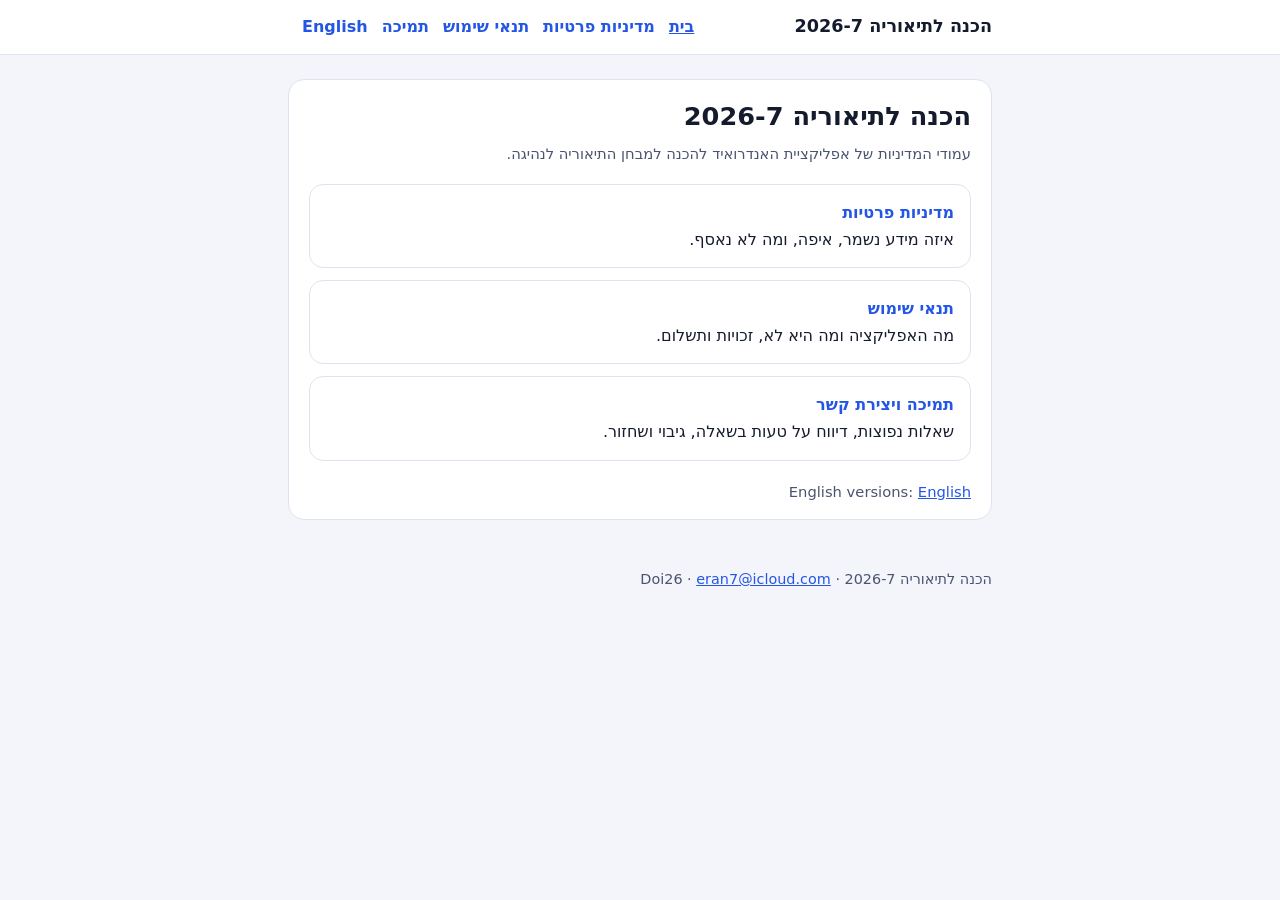
<file: index.html>
<!doctype html>
<html lang="he" dir="rtl">
<head>
<meta charset="utf-8">
<meta name="viewport" content="width=device-width, initial-scale=1">
<title>עמודי מדיניות · הכנה לתיאוריה 2026-7</title>
<meta name="robots" content="index,follow">
<link rel="stylesheet" href="./style.css">
</head>
<body>
<header class="top"><div class="wrap"><b>הכנה לתיאוריה 2026-7</b><nav aria-label="ניווט"><a href="./" aria-current="page">בית</a><a href="./privacy/">מדיניות פרטיות</a><a href="./terms/">תנאי שימוש</a><a href="./support/">תמיכה</a><a href="./en/" hreflang="en" lang="en">English</a></nav></div></header>
<main><div class="wrap">
<article>
<h1>הכנה לתיאוריה 2026-7</h1>
<p class="meta">עמודי המדיניות של אפליקציית האנדרואיד להכנה למבחן התיאוריה לנהיגה.</p>
<div class="cards">
<a href="privacy/"><b>מדיניות פרטיות</b>איזה מידע נשמר, איפה, ומה לא נאסף.</a>
<a href="terms/"><b>תנאי שימוש</b>מה האפליקציה ומה היא לא, זכויות ותשלום.</a>
<a href="support/"><b>תמיכה ויצירת קשר</b>שאלות נפוצות, דיווח על טעות בשאלה, גיבוי ושחזור.</a>
</div>
<p class="meta">English versions: <a href="en/">English</a></p>
</article>
</div></main>
<footer><div class="wrap"><p>הכנה לתיאוריה 2026-7 · Doi26 · <a href="mailto:eran7@icloud.com">eran7@icloud.com</a></p></div></footer>
</body>
</html>
</file>
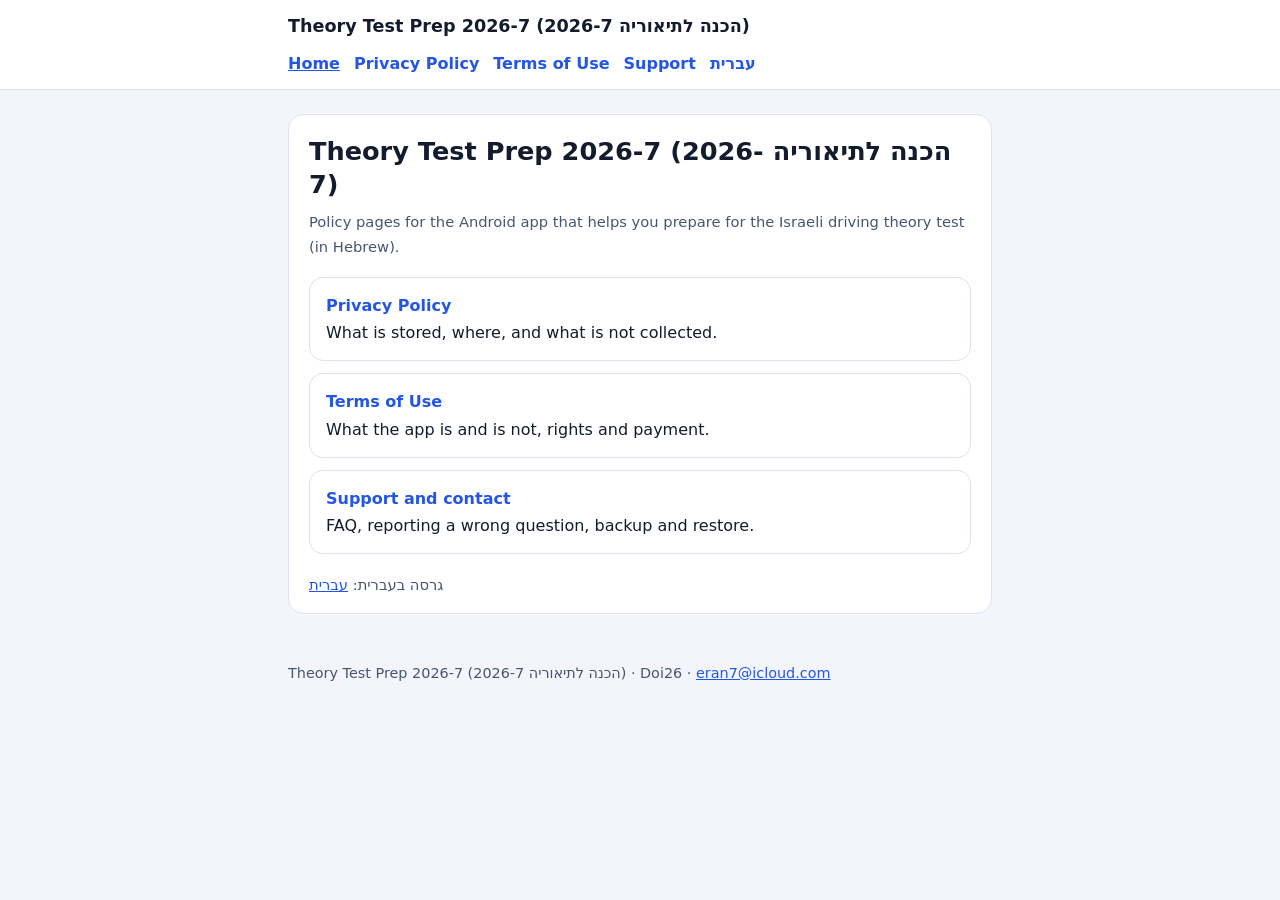
<file: en/index.html>
<!doctype html>
<html lang="en" dir="ltr">
<head>
<meta charset="utf-8">
<meta name="viewport" content="width=device-width, initial-scale=1">
<title>Policies · Theory Test Prep 2026-7 (הכנה לתיאוריה 2026-7)</title>
<meta name="robots" content="index,follow">
<link rel="stylesheet" href="../style.css">
</head>
<body>
<header class="top"><div class="wrap"><b>Theory Test Prep 2026-7 (הכנה לתיאוריה 2026-7)</b><nav aria-label="Navigation"><a href="../en/" aria-current="page">Home</a><a href="../en/privacy/">Privacy Policy</a><a href="../en/terms/">Terms of Use</a><a href="../en/support/">Support</a><a href="../" hreflang="he" lang="he">עברית</a></nav></div></header>
<main><div class="wrap">
<article>
<h1>Theory Test Prep 2026-7 (הכנה לתיאוריה 2026-7)</h1>
<p class="meta">Policy pages for the Android app that helps you prepare for the Israeli driving theory test (in Hebrew).</p>
<div class="cards">
<a href="privacy/"><b>Privacy Policy</b>What is stored, where, and what is not collected.</a>
<a href="terms/"><b>Terms of Use</b>What the app is and is not, rights and payment.</a>
<a href="support/"><b>Support and contact</b>FAQ, reporting a wrong question, backup and restore.</a>
</div>
<p class="meta">גרסה בעברית: <a href="../">עברית</a></p>
</article>
</div></main>
<footer><div class="wrap"><p>Theory Test Prep 2026-7 (הכנה לתיאוריה 2026-7) · Doi26 · <a href="mailto:eran7@icloud.com">eran7@icloud.com</a></p></div></footer>
</body>
</html>
</file>
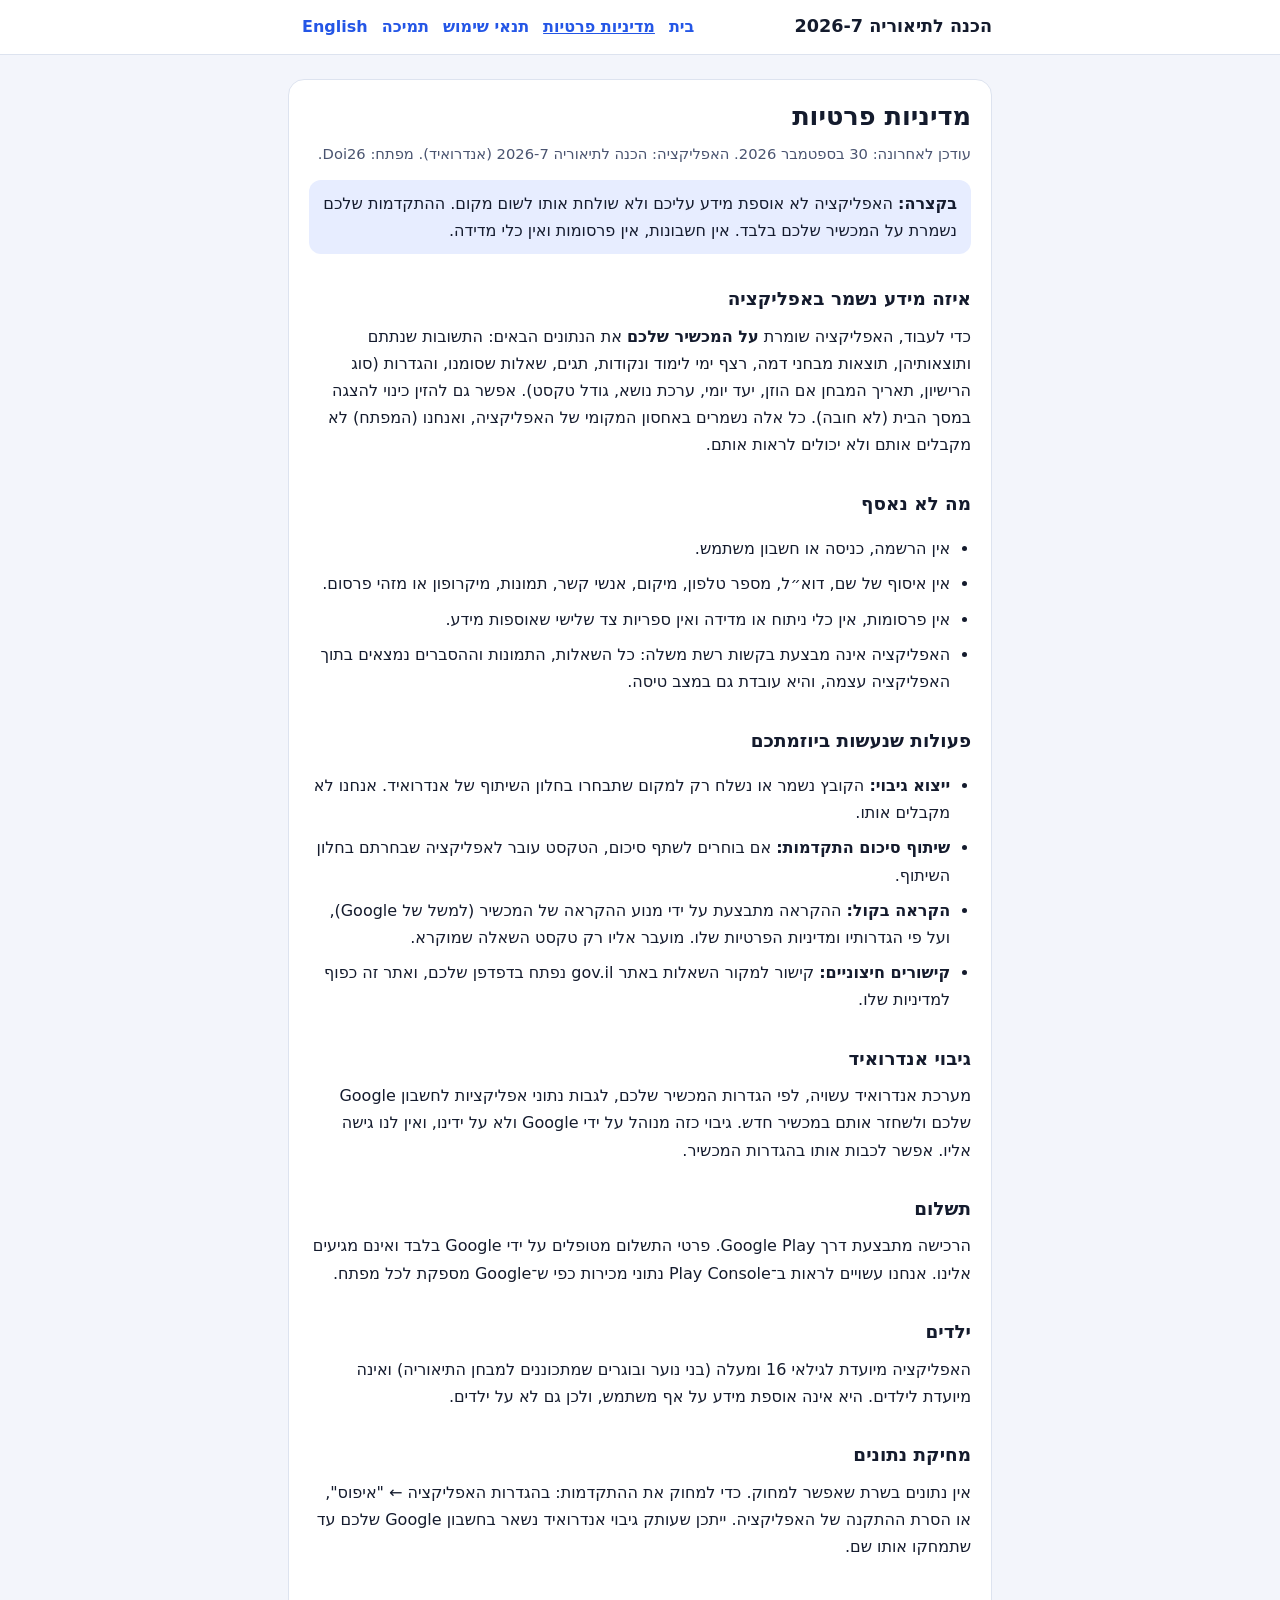
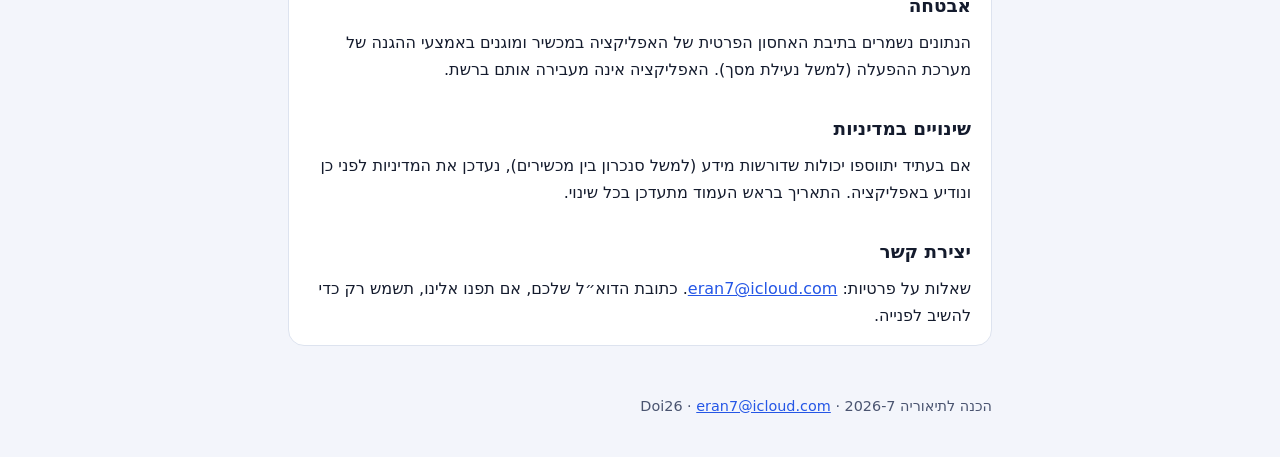
<file: privacy/index.html>
<!doctype html>
<html lang="he" dir="rtl">
<head>
<meta charset="utf-8">
<meta name="viewport" content="width=device-width, initial-scale=1">
<title>מדיניות פרטיות · הכנה לתיאוריה 2026-7</title>
<meta name="robots" content="index,follow">
<link rel="stylesheet" href="../style.css">
</head>
<body>
<header class="top"><div class="wrap"><b>הכנה לתיאוריה 2026-7</b><nav aria-label="ניווט"><a href="../">בית</a><a href="../privacy/" aria-current="page">מדיניות פרטיות</a><a href="../terms/">תנאי שימוש</a><a href="../support/">תמיכה</a><a href="../en/privacy/" hreflang="en" lang="en">English</a></nav></div></header>
<main><div class="wrap">
<article>
<h1>מדיניות פרטיות</h1>
<p class="meta">עודכן לאחרונה: 30 בספטמבר 2026. האפליקציה: הכנה לתיאוריה 2026-7 (אנדרואיד). מפתח: Doi26.</p>
<div class="note"><strong>בקצרה:</strong> האפליקציה לא אוספת מידע עליכם ולא שולחת אותו לשום מקום. ההתקדמות שלכם נשמרת על המכשיר שלכם בלבד. אין חשבונות, אין פרסומות ואין כלי מדידה.</div>

<h2>איזה מידע נשמר באפליקציה</h2>
<p>כדי לעבוד, האפליקציה שומרת <strong>על המכשיר שלכם</strong> את הנתונים הבאים: התשובות שנתתם ותוצאותיהן, תוצאות מבחני דמה, רצף ימי לימוד ונקודות, תגים, שאלות שסומנו, והגדרות (סוג הרישיון, תאריך המבחן אם הוזן, יעד יומי, ערכת נושא, גודל טקסט). אפשר גם להזין כינוי להצגה במסך הבית (לא חובה). כל אלה נשמרים באחסון המקומי של האפליקציה, ואנחנו (המפתח) לא מקבלים אותם ולא יכולים לראות אותם.</p>

<h2>מה לא נאסף</h2>
<ul>
<li>אין הרשמה, כניסה או חשבון משתמש.</li>
<li>אין איסוף של שם, דוא״ל, מספר טלפון, מיקום, אנשי קשר, תמונות, מיקרופון או מזהי פרסום.</li>
<li>אין פרסומות, אין כלי ניתוח או מדידה ואין ספריות צד שלישי שאוספות מידע.</li>
<li>האפליקציה אינה מבצעת בקשות רשת משלה: כל השאלות, התמונות וההסברים נמצאים בתוך האפליקציה עצמה, והיא עובדת גם במצב טיסה.</li>
</ul>

<h2>פעולות שנעשות ביוזמתכם</h2>
<ul>
<li><strong>ייצוא גיבוי:</strong> הקובץ נשמר או נשלח רק למקום שתבחרו בחלון השיתוף של אנדרואיד. אנחנו לא מקבלים אותו.</li>
<li><strong>שיתוף סיכום התקדמות:</strong> אם בוחרים לשתף סיכום, הטקסט עובר לאפליקציה שבחרתם בחלון השיתוף.</li>
<li><strong>הקראה בקול:</strong> ההקראה מתבצעת על ידי מנוע ההקראה של המכשיר (למשל של Google), ועל פי הגדרותיו ומדיניות הפרטיות שלו. מועבר אליו רק טקסט השאלה שמוקרא.</li>
<li><strong>קישורים חיצוניים:</strong> קישור למקור השאלות באתר gov.il נפתח בדפדפן שלכם, ואתר זה כפוף למדיניות שלו.</li>
</ul>

<h2>גיבוי אנדרואיד</h2>
<p>מערכת אנדרואיד עשויה, לפי הגדרות המכשיר שלכם, לגבות נתוני אפליקציות לחשבון Google שלכם ולשחזר אותם במכשיר חדש. גיבוי כזה מנוהל על ידי Google ולא על ידינו, ואין לנו גישה אליו. אפשר לכבות אותו בהגדרות המכשיר.</p>

<h2>תשלום</h2>
<p>הרכישה מתבצעת דרך Google Play. פרטי התשלום מטופלים על ידי Google בלבד ואינם מגיעים אלינו. אנחנו עשויים לראות ב־Play Console נתוני מכירות כפי ש־Google מספקת לכל מפתח.</p>

<h2>ילדים</h2>
<p>האפליקציה מיועדת לגילאי 16 ומעלה (בני נוער ובוגרים שמתכוננים למבחן התיאוריה) ואינה מיועדת לילדים. היא אינה אוספת מידע על אף משתמש, ולכן גם לא על ילדים.</p>

<h2>מחיקת נתונים</h2>
<p>אין נתונים בשרת שאפשר למחוק. כדי למחוק את ההתקדמות: בהגדרות האפליקציה ← "איפוס", או הסרת ההתקנה של האפליקציה. ייתכן שעותק גיבוי אנדרואיד נשאר בחשבון Google שלכם עד שתמחקו אותו שם.</p>

<h2>אבטחה</h2>
<p>הנתונים נשמרים בתיבת האחסון הפרטית של האפליקציה במכשיר ומוגנים באמצעי ההגנה של מערכת ההפעלה (למשל נעילת מסך). האפליקציה אינה מעבירה אותם ברשת.</p>

<h2>שינויים במדיניות</h2>
<p>אם בעתיד יתווספו יכולות שדורשות מידע (למשל סנכרון בין מכשירים), נעדכן את המדיניות לפני כן ונודיע באפליקציה. התאריך בראש העמוד מתעדכן בכל שינוי.</p>

<h2>יצירת קשר</h2>
<p>שאלות על פרטיות: <a href="mailto:eran7@icloud.com">eran7@icloud.com</a>. כתובת הדוא״ל שלכם, אם תפנו אלינו, תשמש רק כדי להשיב לפנייה.</p>
</article>
</div></main>
<footer><div class="wrap"><p>הכנה לתיאוריה 2026-7 · Doi26 · <a href="mailto:eran7@icloud.com">eran7@icloud.com</a></p></div></footer>
</body>
</html>
</file>
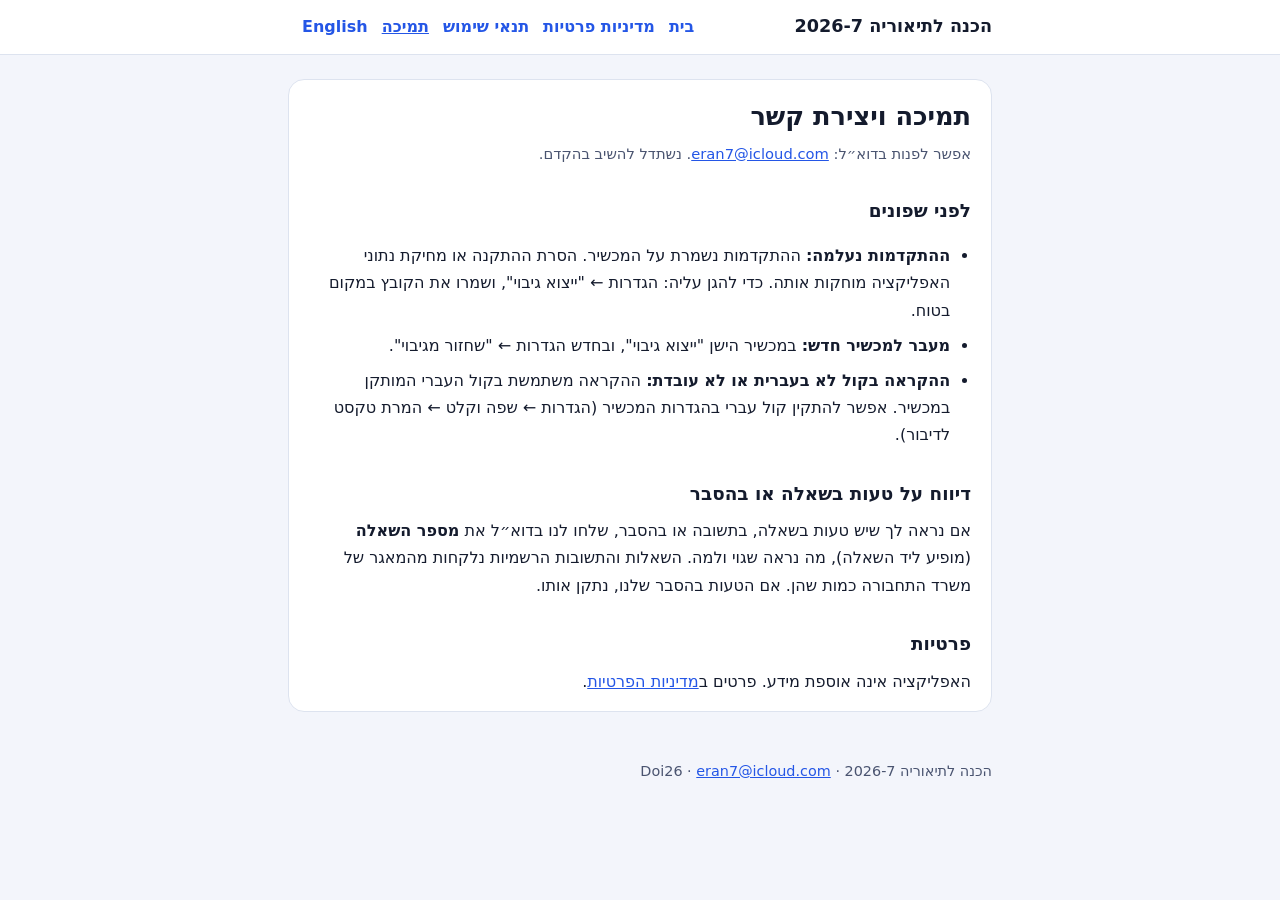
<file: support/index.html>
<!doctype html>
<html lang="he" dir="rtl">
<head>
<meta charset="utf-8">
<meta name="viewport" content="width=device-width, initial-scale=1">
<title>תמיכה ויצירת קשר · הכנה לתיאוריה 2026-7</title>
<meta name="robots" content="index,follow">
<link rel="stylesheet" href="../style.css">
</head>
<body>
<header class="top"><div class="wrap"><b>הכנה לתיאוריה 2026-7</b><nav aria-label="ניווט"><a href="../">בית</a><a href="../privacy/">מדיניות פרטיות</a><a href="../terms/">תנאי שימוש</a><a href="../support/" aria-current="page">תמיכה</a><a href="../en/support/" hreflang="en" lang="en">English</a></nav></div></header>
<main><div class="wrap">
<article>
<h1>תמיכה ויצירת קשר</h1>
<p class="meta">אפשר לפנות בדוא״ל: <a href="mailto:eran7@icloud.com">eran7@icloud.com</a>. נשתדל להשיב בהקדם.</p>

<h2>לפני שפונים</h2>
<ul>
<li><strong>ההתקדמות נעלמה:</strong> ההתקדמות נשמרת על המכשיר. הסרת ההתקנה או מחיקת נתוני האפליקציה מוחקות אותה. כדי להגן עליה: הגדרות ← "ייצוא גיבוי", ושמרו את הקובץ במקום בטוח.</li>
<li><strong>מעבר למכשיר חדש:</strong> במכשיר הישן "ייצוא גיבוי", ובחדש הגדרות ← "שחזור מגיבוי".</li>
<li><strong>ההקראה בקול לא בעברית או לא עובדת:</strong> ההקראה משתמשת בקול העברי המותקן במכשיר. אפשר להתקין קול עברי בהגדרות המכשיר (הגדרות ← שפה וקלט ← המרת טקסט לדיבור).</li>
</ul>

<h2>דיווח על טעות בשאלה או בהסבר</h2>
<p>אם נראה לך שיש טעות בשאלה, בתשובה או בהסבר, שלחו לנו בדוא״ל את <strong>מספר השאלה</strong> (מופיע ליד השאלה), מה נראה שגוי ולמה. השאלות והתשובות הרשמיות נלקחות מהמאגר של משרד התחבורה כמות שהן. אם הטעות בהסבר שלנו, נתקן אותו.</p>

<h2>פרטיות</h2>
<p>האפליקציה אינה אוספת מידע. פרטים ב<a href="../privacy/">מדיניות הפרטיות</a>.</p>
</article>
</div></main>
<footer><div class="wrap"><p>הכנה לתיאוריה 2026-7 · Doi26 · <a href="mailto:eran7@icloud.com">eran7@icloud.com</a></p></div></footer>
</body>
</html>
</file>
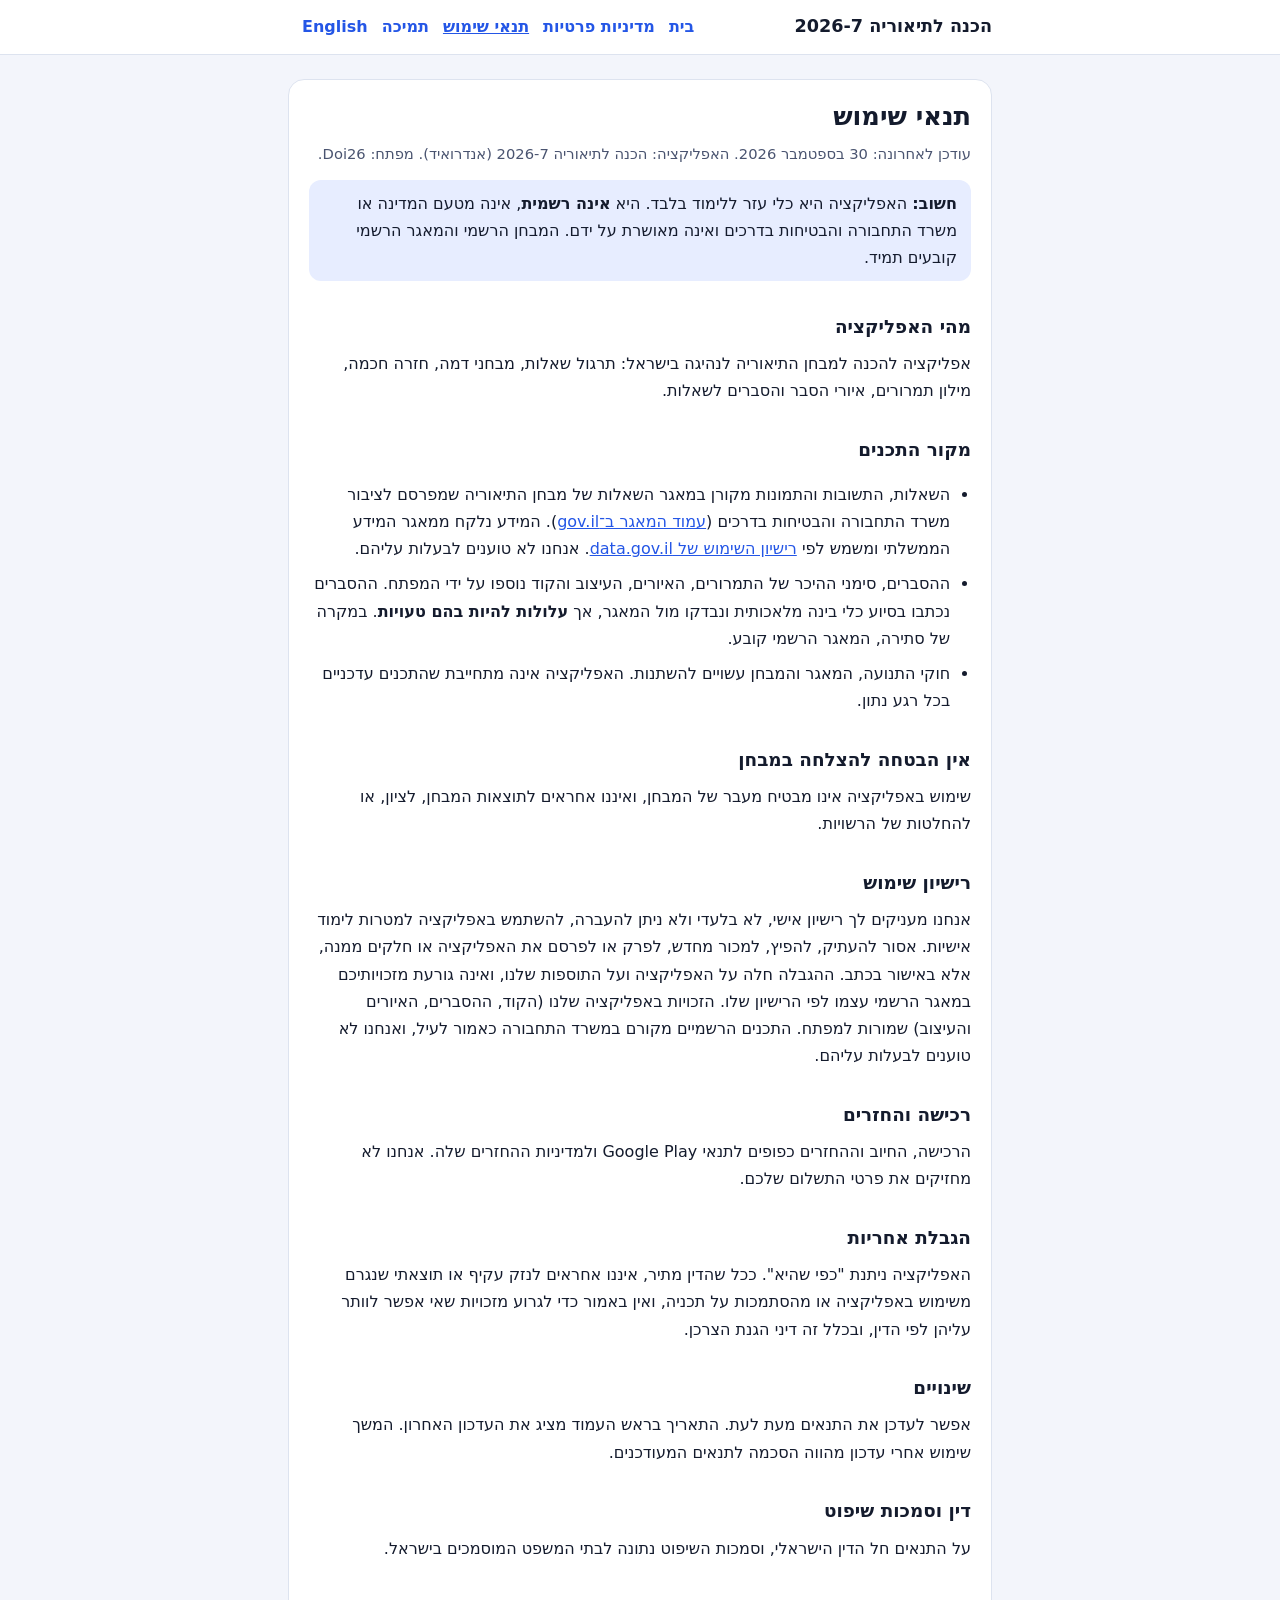
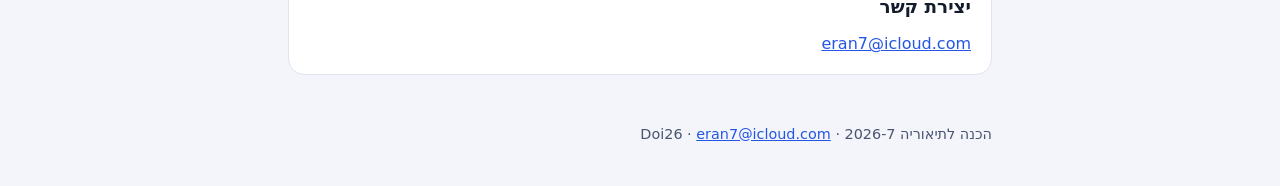
<file: terms/index.html>
<!doctype html>
<html lang="he" dir="rtl">
<head>
<meta charset="utf-8">
<meta name="viewport" content="width=device-width, initial-scale=1">
<title>תנאי שימוש · הכנה לתיאוריה 2026-7</title>
<meta name="robots" content="index,follow">
<link rel="stylesheet" href="../style.css">
</head>
<body>
<header class="top"><div class="wrap"><b>הכנה לתיאוריה 2026-7</b><nav aria-label="ניווט"><a href="../">בית</a><a href="../privacy/">מדיניות פרטיות</a><a href="../terms/" aria-current="page">תנאי שימוש</a><a href="../support/">תמיכה</a><a href="../en/terms/" hreflang="en" lang="en">English</a></nav></div></header>
<main><div class="wrap">
<article>
<h1>תנאי שימוש</h1>
<p class="meta">עודכן לאחרונה: 30 בספטמבר 2026. האפליקציה: הכנה לתיאוריה 2026-7 (אנדרואיד). מפתח: Doi26.</p>
<div class="note"><strong>חשוב:</strong> האפליקציה היא כלי עזר ללימוד בלבד. היא <strong>אינה רשמית</strong>, אינה מטעם המדינה או משרד התחבורה והבטיחות בדרכים ואינה מאושרת על ידם. המבחן הרשמי והמאגר הרשמי קובעים תמיד.</div>

<h2>מהי האפליקציה</h2>
<p>אפליקציה להכנה למבחן התיאוריה לנהיגה בישראל: תרגול שאלות, מבחני דמה, חזרה חכמה, מילון תמרורים, איורי הסבר והסברים לשאלות.</p>

<h2>מקור התכנים</h2>
<ul>
<li>השאלות, התשובות והתמונות מקורן במאגר השאלות של מבחן התיאוריה שמפרסם לציבור משרד התחבורה והבטיחות בדרכים (<a href="https://www.gov.il/he/departments/dynamiccollectors/theoryexamhe_data" rel="noopener">עמוד המאגר ב־gov.il</a>). המידע נלקח ממאגר המידע הממשלתי ומשמש לפי <a href="https://data.gov.il/he/terms-of-use" rel="noopener">רישיון השימוש של data.gov.il</a>. אנחנו לא טוענים לבעלות עליהם.</li>
<li>ההסברים, סימני ההיכר של התמרורים, האיורים, העיצוב והקוד נוספו על ידי המפתח. ההסברים נכתבו בסיוע כלי בינה מלאכותית ונבדקו מול המאגר, אך <strong>עלולות להיות בהם טעויות</strong>. במקרה של סתירה, המאגר הרשמי קובע.</li>
<li>חוקי התנועה, המאגר והמבחן עשויים להשתנות. האפליקציה אינה מתחייבת שהתכנים עדכניים בכל רגע נתון.</li>
</ul>

<h2>אין הבטחה להצלחה במבחן</h2>
<p>שימוש באפליקציה אינו מבטיח מעבר של המבחן, ואיננו אחראים לתוצאות המבחן, לציון, או להחלטות של הרשויות.</p>

<h2>רישיון שימוש</h2>
<p>אנחנו מעניקים לך רישיון אישי, לא בלעדי ולא ניתן להעברה, להשתמש באפליקציה למטרות לימוד אישיות. אסור להעתיק, להפיץ, למכור מחדש, לפרק או לפרסם את האפליקציה או חלקים ממנה, אלא באישור בכתב. ההגבלה חלה על האפליקציה ועל התוספות שלנו, ואינה גורעת מזכויותיכם במאגר הרשמי עצמו לפי הרישיון שלו. הזכויות באפליקציה שלנו (הקוד, ההסברים, האיורים והעיצוב) שמורות למפתח. התכנים הרשמיים מקורם במשרד התחבורה כאמור לעיל, ואנחנו לא טוענים לבעלות עליהם.</p>

<h2>רכישה והחזרים</h2>
<p>הרכישה, החיוב וההחזרים כפופים לתנאי Google Play ולמדיניות ההחזרים שלה. אנחנו לא מחזיקים את פרטי התשלום שלכם.</p>

<h2>הגבלת אחריות</h2>
<p>האפליקציה ניתנת "כפי שהיא". ככל שהדין מתיר, איננו אחראים לנזק עקיף או תוצאתי שנגרם משימוש באפליקציה או מהסתמכות על תכניה, ואין באמור כדי לגרוע מזכויות שאי אפשר לוותר עליהן לפי הדין, ובכלל זה דיני הגנת הצרכן.</p>

<h2>שינויים</h2>
<p>אפשר לעדכן את התנאים מעת לעת. התאריך בראש העמוד מציג את העדכון האחרון. המשך שימוש אחרי עדכון מהווה הסכמה לתנאים המעודכנים.</p>

<h2>דין וסמכות שיפוט</h2>
<p>על התנאים חל הדין הישראלי, וסמכות השיפוט נתונה לבתי המשפט המוסמכים בישראל.</p>

<h2>יצירת קשר</h2>
<p><a href="mailto:eran7@icloud.com">eran7@icloud.com</a></p>
</article>
</div></main>
<footer><div class="wrap"><p>הכנה לתיאוריה 2026-7 · Doi26 · <a href="mailto:eran7@icloud.com">eran7@icloud.com</a></p></div></footer>
</body>
</html>
</file>
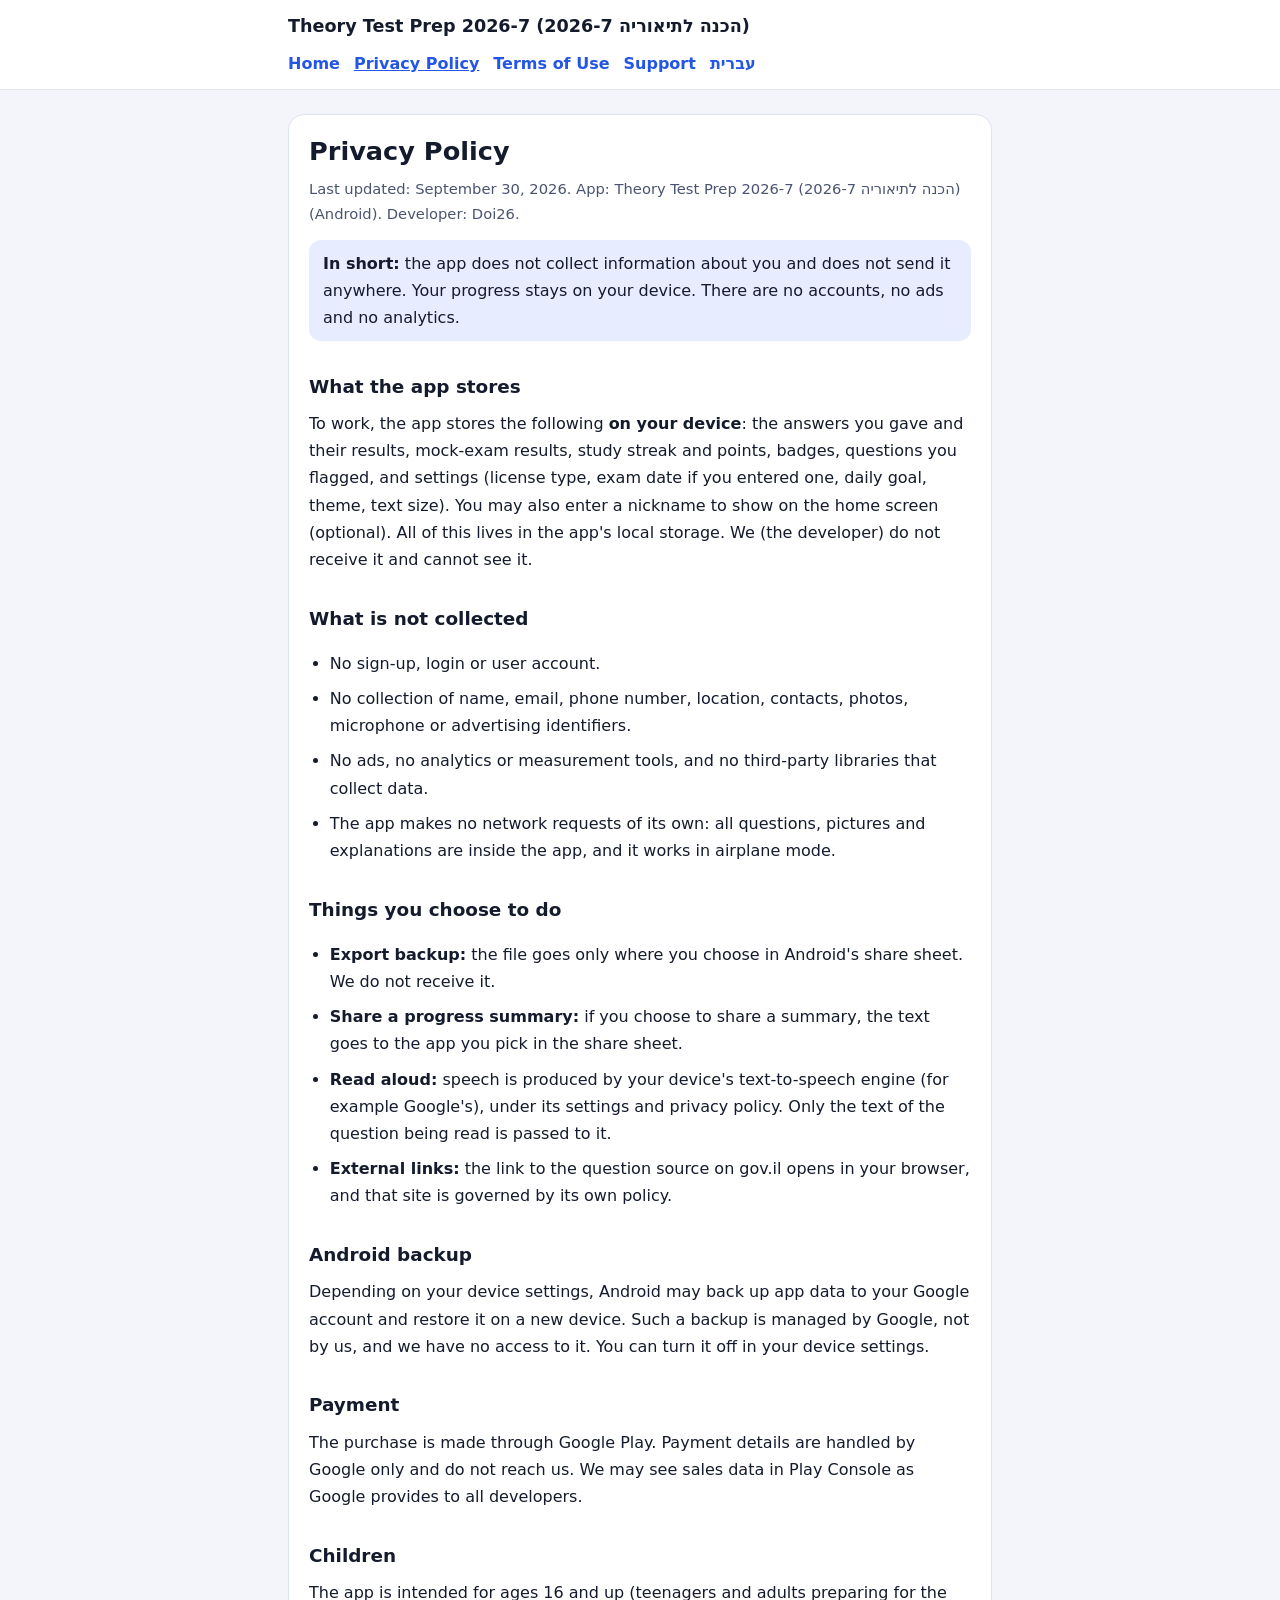
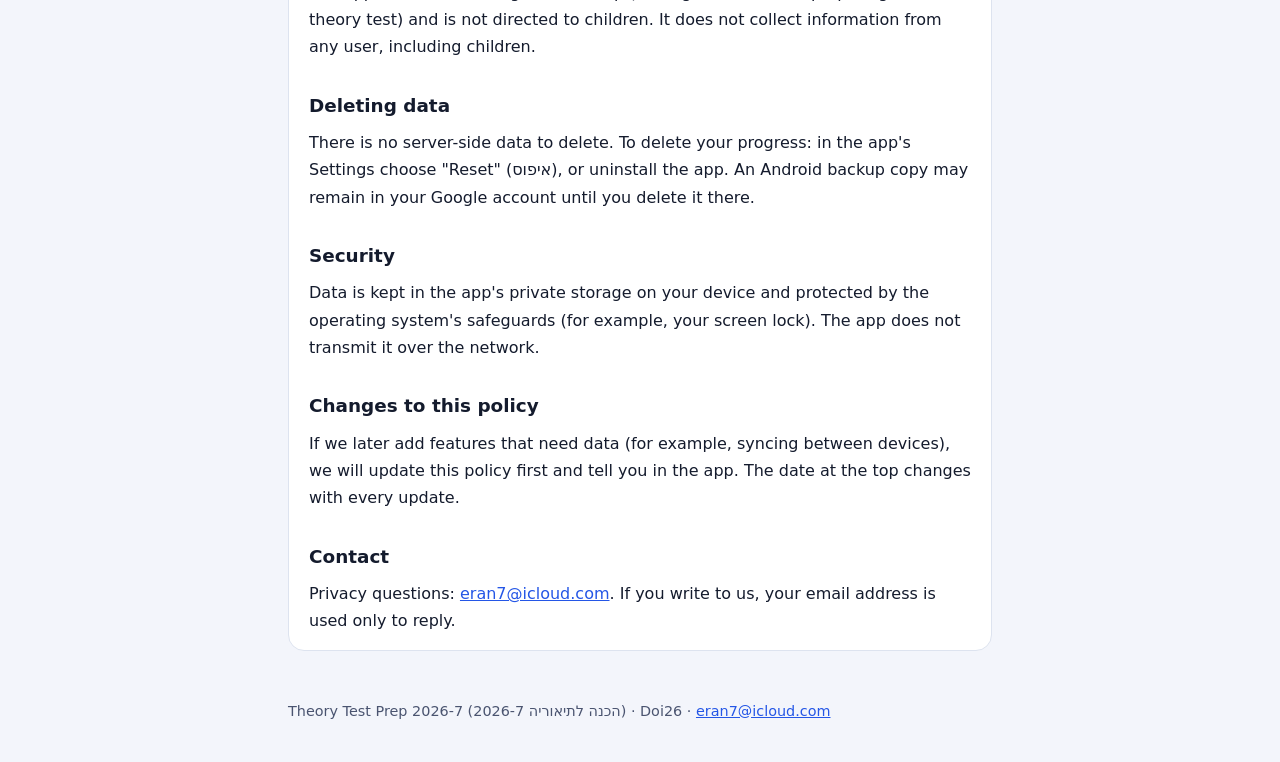
<file: en/privacy/index.html>
<!doctype html>
<html lang="en" dir="ltr">
<head>
<meta charset="utf-8">
<meta name="viewport" content="width=device-width, initial-scale=1">
<title>Privacy Policy · Theory Test Prep 2026-7 (הכנה לתיאוריה 2026-7)</title>
<meta name="robots" content="index,follow">
<link rel="stylesheet" href="../../style.css">
</head>
<body>
<header class="top"><div class="wrap"><b>Theory Test Prep 2026-7 (הכנה לתיאוריה 2026-7)</b><nav aria-label="Navigation"><a href="../../en/">Home</a><a href="../../en/privacy/" aria-current="page">Privacy Policy</a><a href="../../en/terms/">Terms of Use</a><a href="../../en/support/">Support</a><a href="../../privacy/" hreflang="he" lang="he">עברית</a></nav></div></header>
<main><div class="wrap">
<article>
<h1>Privacy Policy</h1>
<p class="meta">Last updated: September 30, 2026. App: Theory Test Prep 2026-7 (הכנה לתיאוריה 2026-7) (Android). Developer: Doi26.</p>
<div class="note"><strong>In short:</strong> the app does not collect information about you and does not send it anywhere. Your progress stays on your device. There are no accounts, no ads and no analytics.</div>

<h2>What the app stores</h2>
<p>To work, the app stores the following <strong>on your device</strong>: the answers you gave and their results, mock-exam results, study streak and points, badges, questions you flagged, and settings (license type, exam date if you entered one, daily goal, theme, text size). You may also enter a nickname to show on the home screen (optional). All of this lives in the app's local storage. We (the developer) do not receive it and cannot see it.</p>

<h2>What is not collected</h2>
<ul>
<li>No sign-up, login or user account.</li>
<li>No collection of name, email, phone number, location, contacts, photos, microphone or advertising identifiers.</li>
<li>No ads, no analytics or measurement tools, and no third-party libraries that collect data.</li>
<li>The app makes no network requests of its own: all questions, pictures and explanations are inside the app, and it works in airplane mode.</li>
</ul>

<h2>Things you choose to do</h2>
<ul>
<li><strong>Export backup:</strong> the file goes only where you choose in Android's share sheet. We do not receive it.</li>
<li><strong>Share a progress summary:</strong> if you choose to share a summary, the text goes to the app you pick in the share sheet.</li>
<li><strong>Read aloud:</strong> speech is produced by your device's text-to-speech engine (for example Google's), under its settings and privacy policy. Only the text of the question being read is passed to it.</li>
<li><strong>External links:</strong> the link to the question source on gov.il opens in your browser, and that site is governed by its own policy.</li>
</ul>

<h2>Android backup</h2>
<p>Depending on your device settings, Android may back up app data to your Google account and restore it on a new device. Such a backup is managed by Google, not by us, and we have no access to it. You can turn it off in your device settings.</p>

<h2>Payment</h2>
<p>The purchase is made through Google Play. Payment details are handled by Google only and do not reach us. We may see sales data in Play Console as Google provides to all developers.</p>

<h2>Children</h2>
<p>The app is intended for ages 16 and up (teenagers and adults preparing for the theory test) and is not directed to children. It does not collect information from any user, including children.</p>

<h2>Deleting data</h2>
<p>There is no server-side data to delete. To delete your progress: in the app's Settings choose "Reset" (איפוס), or uninstall the app. An Android backup copy may remain in your Google account until you delete it there.</p>

<h2>Security</h2>
<p>Data is kept in the app's private storage on your device and protected by the operating system's safeguards (for example, your screen lock). The app does not transmit it over the network.</p>

<h2>Changes to this policy</h2>
<p>If we later add features that need data (for example, syncing between devices), we will update this policy first and tell you in the app. The date at the top changes with every update.</p>

<h2>Contact</h2>
<p>Privacy questions: <a href="mailto:eran7@icloud.com">eran7@icloud.com</a>. If you write to us, your email address is used only to reply.</p>
</article>
</div></main>
<footer><div class="wrap"><p>Theory Test Prep 2026-7 (הכנה לתיאוריה 2026-7) · Doi26 · <a href="mailto:eran7@icloud.com">eran7@icloud.com</a></p></div></footer>
</body>
</html>
</file>
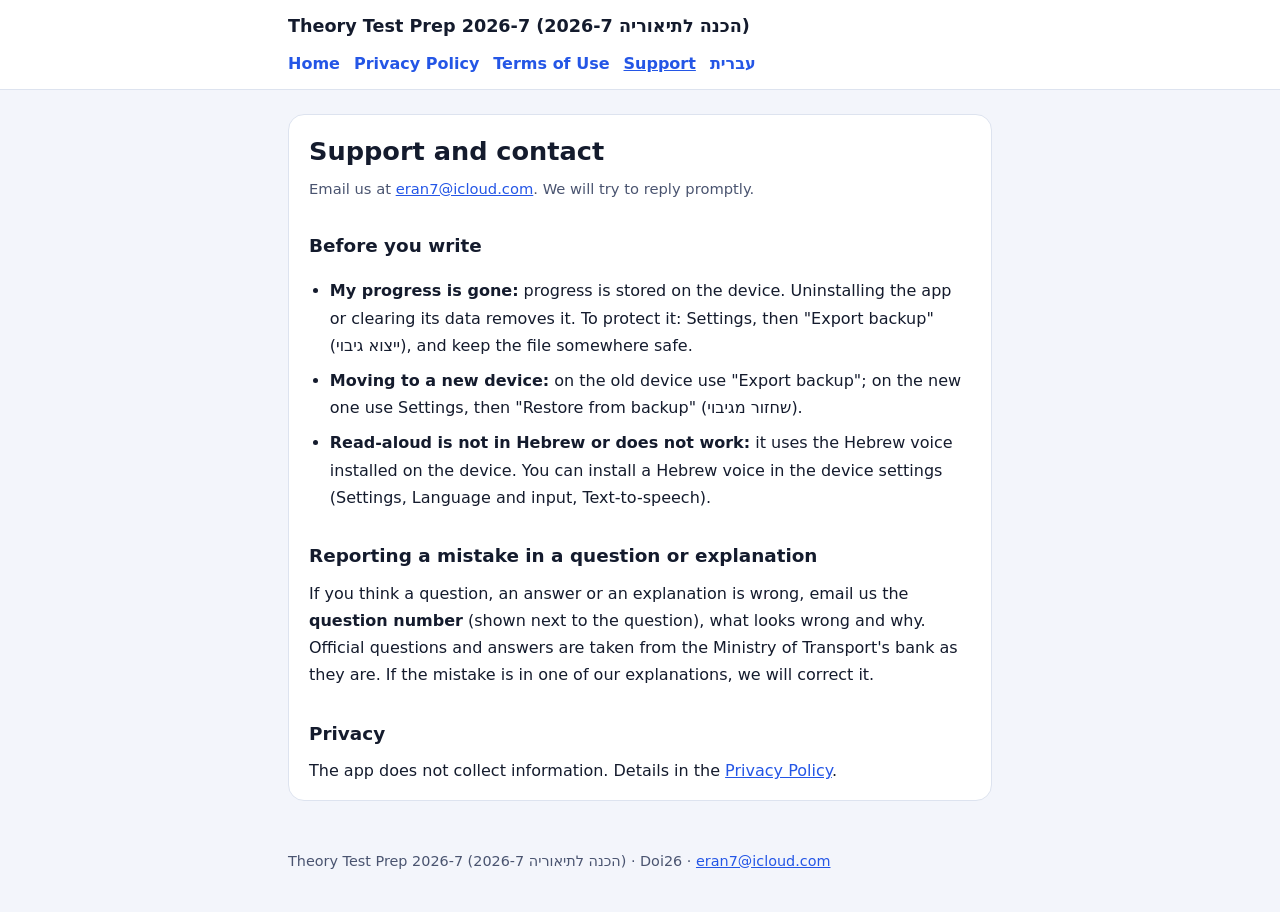
<file: en/support/index.html>
<!doctype html>
<html lang="en" dir="ltr">
<head>
<meta charset="utf-8">
<meta name="viewport" content="width=device-width, initial-scale=1">
<title>Support and contact · Theory Test Prep 2026-7 (הכנה לתיאוריה 2026-7)</title>
<meta name="robots" content="index,follow">
<link rel="stylesheet" href="../../style.css">
</head>
<body>
<header class="top"><div class="wrap"><b>Theory Test Prep 2026-7 (הכנה לתיאוריה 2026-7)</b><nav aria-label="Navigation"><a href="../../en/">Home</a><a href="../../en/privacy/">Privacy Policy</a><a href="../../en/terms/">Terms of Use</a><a href="../../en/support/" aria-current="page">Support</a><a href="../../support/" hreflang="he" lang="he">עברית</a></nav></div></header>
<main><div class="wrap">
<article>
<h1>Support and contact</h1>
<p class="meta">Email us at <a href="mailto:eran7@icloud.com">eran7@icloud.com</a>. We will try to reply promptly.</p>

<h2>Before you write</h2>
<ul>
<li><strong>My progress is gone:</strong> progress is stored on the device. Uninstalling the app or clearing its data removes it. To protect it: Settings, then "Export backup" (ייצוא גיבוי), and keep the file somewhere safe.</li>
<li><strong>Moving to a new device:</strong> on the old device use "Export backup"; on the new one use Settings, then "Restore from backup" (שחזור מגיבוי).</li>
<li><strong>Read-aloud is not in Hebrew or does not work:</strong> it uses the Hebrew voice installed on the device. You can install a Hebrew voice in the device settings (Settings, Language and input, Text-to-speech).</li>
</ul>

<h2>Reporting a mistake in a question or explanation</h2>
<p>If you think a question, an answer or an explanation is wrong, email us the <strong>question number</strong> (shown next to the question), what looks wrong and why. Official questions and answers are taken from the Ministry of Transport's bank as they are. If the mistake is in one of our explanations, we will correct it.</p>

<h2>Privacy</h2>
<p>The app does not collect information. Details in the <a href="../privacy/">Privacy Policy</a>.</p>
</article>
</div></main>
<footer><div class="wrap"><p>Theory Test Prep 2026-7 (הכנה לתיאוריה 2026-7) · Doi26 · <a href="mailto:eran7@icloud.com">eran7@icloud.com</a></p></div></footer>
</body>
</html>
</file>
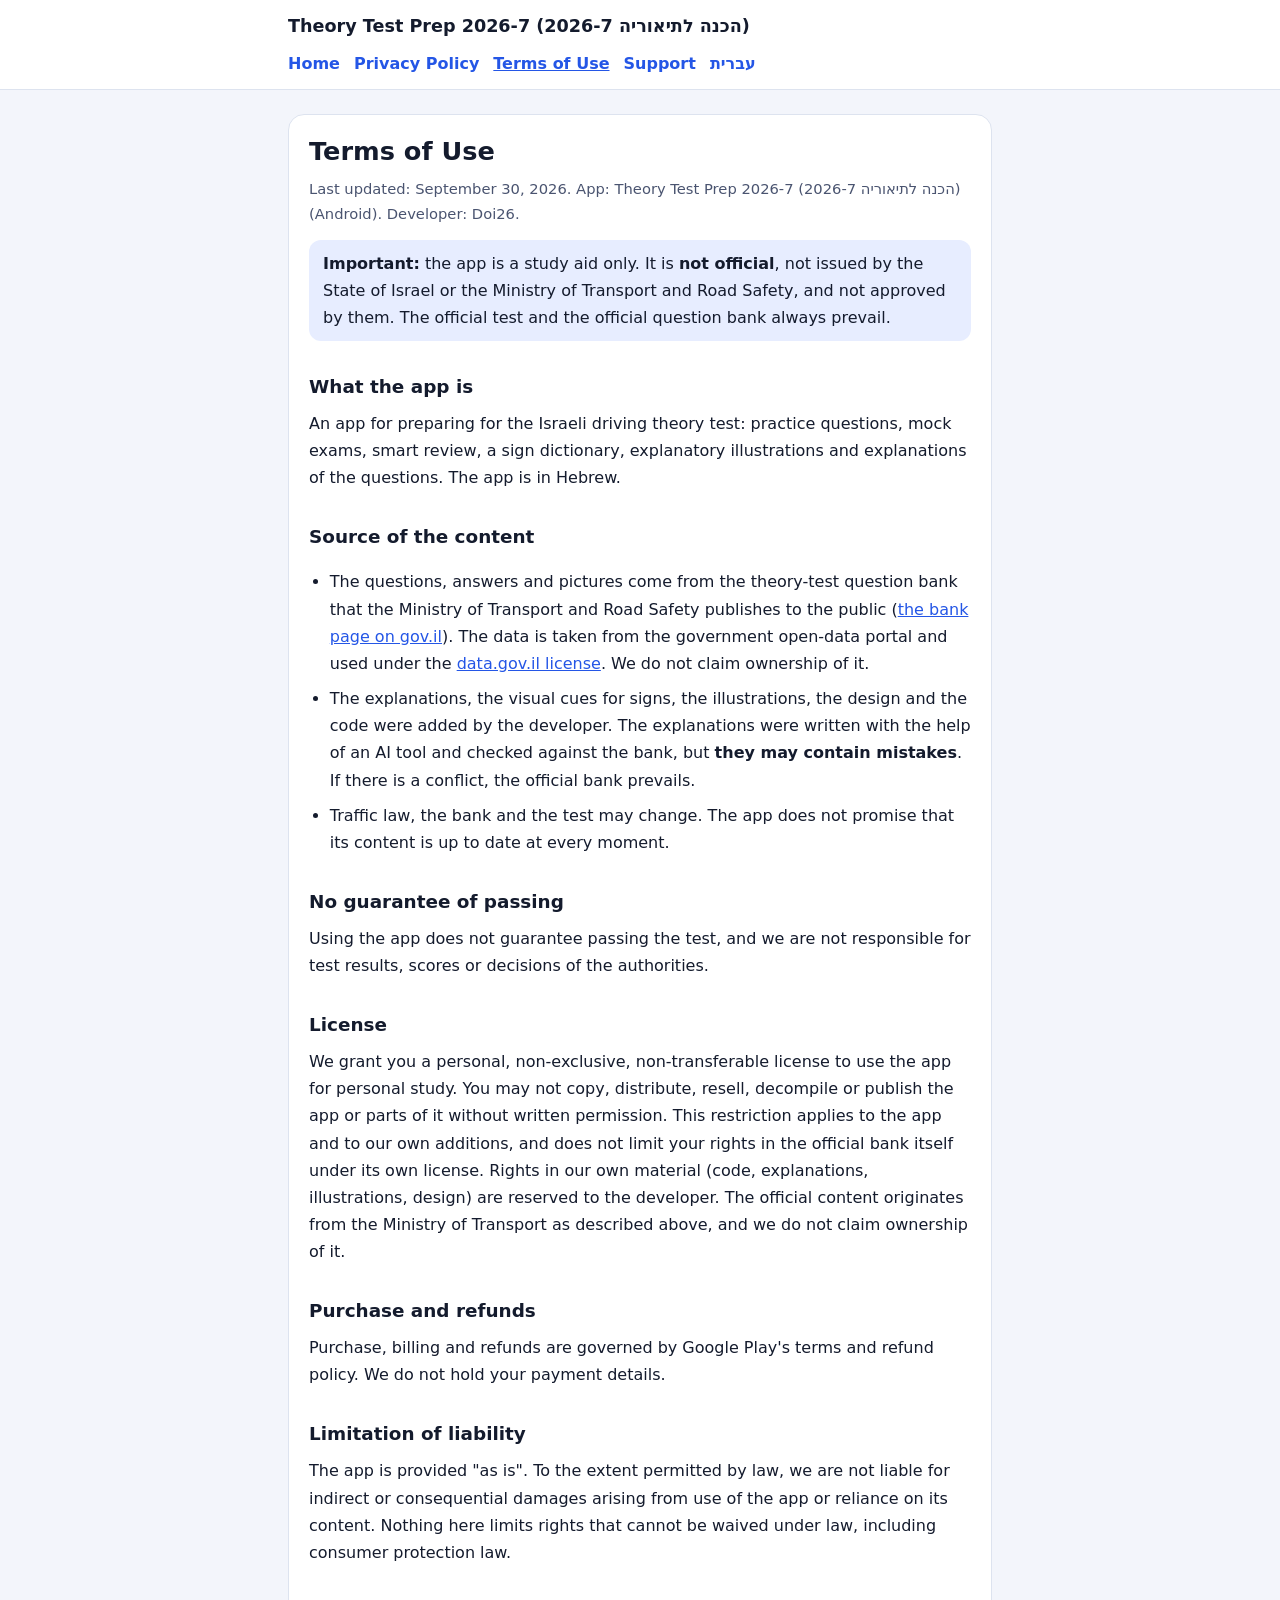
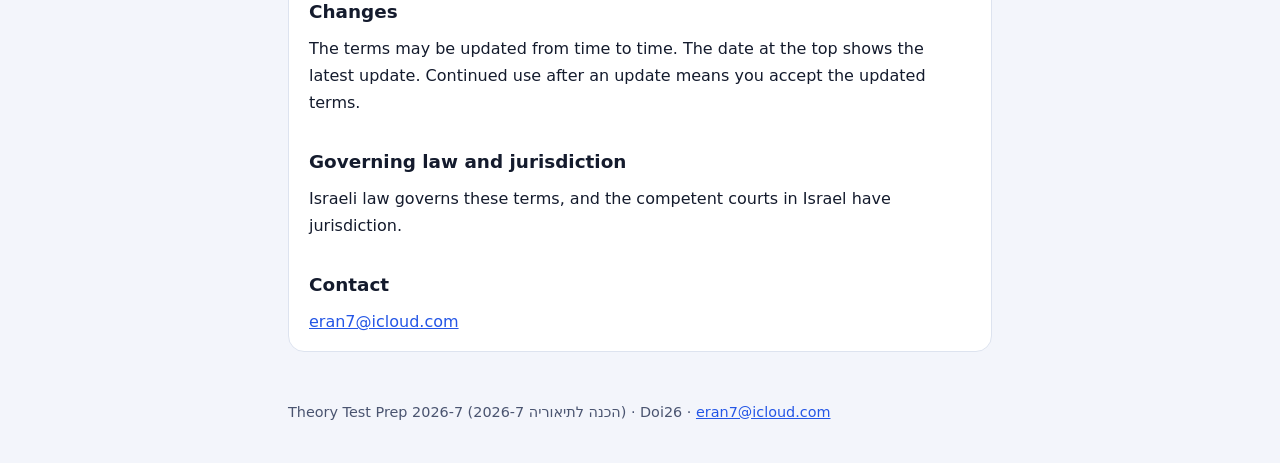
<file: en/terms/index.html>
<!doctype html>
<html lang="en" dir="ltr">
<head>
<meta charset="utf-8">
<meta name="viewport" content="width=device-width, initial-scale=1">
<title>Terms of Use · Theory Test Prep 2026-7 (הכנה לתיאוריה 2026-7)</title>
<meta name="robots" content="index,follow">
<link rel="stylesheet" href="../../style.css">
</head>
<body>
<header class="top"><div class="wrap"><b>Theory Test Prep 2026-7 (הכנה לתיאוריה 2026-7)</b><nav aria-label="Navigation"><a href="../../en/">Home</a><a href="../../en/privacy/">Privacy Policy</a><a href="../../en/terms/" aria-current="page">Terms of Use</a><a href="../../en/support/">Support</a><a href="../../terms/" hreflang="he" lang="he">עברית</a></nav></div></header>
<main><div class="wrap">
<article>
<h1>Terms of Use</h1>
<p class="meta">Last updated: September 30, 2026. App: Theory Test Prep 2026-7 (הכנה לתיאוריה 2026-7) (Android). Developer: Doi26.</p>
<div class="note"><strong>Important:</strong> the app is a study aid only. It is <strong>not official</strong>, not issued by the State of Israel or the Ministry of Transport and Road Safety, and not approved by them. The official test and the official question bank always prevail.</div>

<h2>What the app is</h2>
<p>An app for preparing for the Israeli driving theory test: practice questions, mock exams, smart review, a sign dictionary, explanatory illustrations and explanations of the questions. The app is in Hebrew.</p>

<h2>Source of the content</h2>
<ul>
<li>The questions, answers and pictures come from the theory-test question bank that the Ministry of Transport and Road Safety publishes to the public (<a href="https://www.gov.il/he/departments/dynamiccollectors/theoryexamhe_data" rel="noopener">the bank page on gov.il</a>). The data is taken from the government open-data portal and used under the <a href="https://data.gov.il/he/terms-of-use" rel="noopener">data.gov.il license</a>. We do not claim ownership of it.</li>
<li>The explanations, the visual cues for signs, the illustrations, the design and the code were added by the developer. The explanations were written with the help of an AI tool and checked against the bank, but <strong>they may contain mistakes</strong>. If there is a conflict, the official bank prevails.</li>
<li>Traffic law, the bank and the test may change. The app does not promise that its content is up to date at every moment.</li>
</ul>

<h2>No guarantee of passing</h2>
<p>Using the app does not guarantee passing the test, and we are not responsible for test results, scores or decisions of the authorities.</p>

<h2>License</h2>
<p>We grant you a personal, non-exclusive, non-transferable license to use the app for personal study. You may not copy, distribute, resell, decompile or publish the app or parts of it without written permission. This restriction applies to the app and to our own additions, and does not limit your rights in the official bank itself under its own license. Rights in our own material (code, explanations, illustrations, design) are reserved to the developer. The official content originates from the Ministry of Transport as described above, and we do not claim ownership of it.</p>

<h2>Purchase and refunds</h2>
<p>Purchase, billing and refunds are governed by Google Play's terms and refund policy. We do not hold your payment details.</p>

<h2>Limitation of liability</h2>
<p>The app is provided "as is". To the extent permitted by law, we are not liable for indirect or consequential damages arising from use of the app or reliance on its content. Nothing here limits rights that cannot be waived under law, including consumer protection law.</p>

<h2>Changes</h2>
<p>The terms may be updated from time to time. The date at the top shows the latest update. Continued use after an update means you accept the updated terms.</p>

<h2>Governing law and jurisdiction</h2>
<p>Israeli law governs these terms, and the competent courts in Israel have jurisdiction.</p>

<h2>Contact</h2>
<p><a href="mailto:eran7@icloud.com">eran7@icloud.com</a></p>
</article>
</div></main>
<footer><div class="wrap"><p>Theory Test Prep 2026-7 (הכנה לתיאוריה 2026-7) · Doi26 · <a href="mailto:eran7@icloud.com">eran7@icloud.com</a></p></div></footer>
</body>
</html>
</file>
<file: style.css>
:root{--bg:#f3f5fb;--surface:#fff;--ink:#141b2d;--ink2:#4a5470;--line:#dde3ef;--brand:#2456e6;--brand-soft:#e7edff}
@media (prefers-color-scheme:dark){:root{--bg:#0e1424;--surface:#161e33;--ink:#eef1fa;--ink2:#b5bdd3;--line:#2a3554;--brand:#8fb0ff;--brand-soft:#1d2a4d}}
*{box-sizing:border-box}html{-webkit-text-size-adjust:100%}
body{margin:0;background:var(--bg);color:var(--ink);font:1rem/1.7 system-ui,-apple-system,"Segoe UI",Roboto,"Noto Sans Hebrew",Arial,sans-serif}
a{color:var(--brand)}a:focus-visible{outline:3px solid var(--brand);outline-offset:2px;border-radius:4px}
.wrap{max-width:46rem;margin:0 auto;padding:0 16px}
header.top{background:var(--surface);border-bottom:1px solid var(--line)}
header.top .wrap{display:flex;flex-wrap:wrap;align-items:center;justify-content:space-between;gap:8px 16px;padding-top:12px;padding-bottom:12px}
header.top b{font-size:1.1rem}
nav a{margin-inline-end:14px;text-decoration:none;font-weight:600}nav a[aria-current=page]{text-decoration:underline}
main{padding:24px 0 40px}
article{background:var(--surface);border:1px solid var(--line);border-radius:16px;padding:20px 20px 8px}
h1{font-size:1.6rem;line-height:1.3;margin:0 0 4px}h2{font-size:1.15rem;margin:1.6em 0 .3em}
p,li{margin:.5em 0}ul{padding-inline-start:1.3em}
.meta{color:var(--ink2);font-size:.92rem}
.note{background:var(--brand-soft);border-radius:12px;padding:10px 14px;margin:14px 0}
footer{color:var(--ink2);font-size:.9rem;padding:0 0 32px}
.cards{display:grid;gap:12px;margin:18px 0}.cards a{display:block;background:var(--surface);border:1px solid var(--line);border-radius:14px;padding:14px 16px;text-decoration:none;color:inherit}.cards a b{display:block;color:var(--brand)}
</file>
